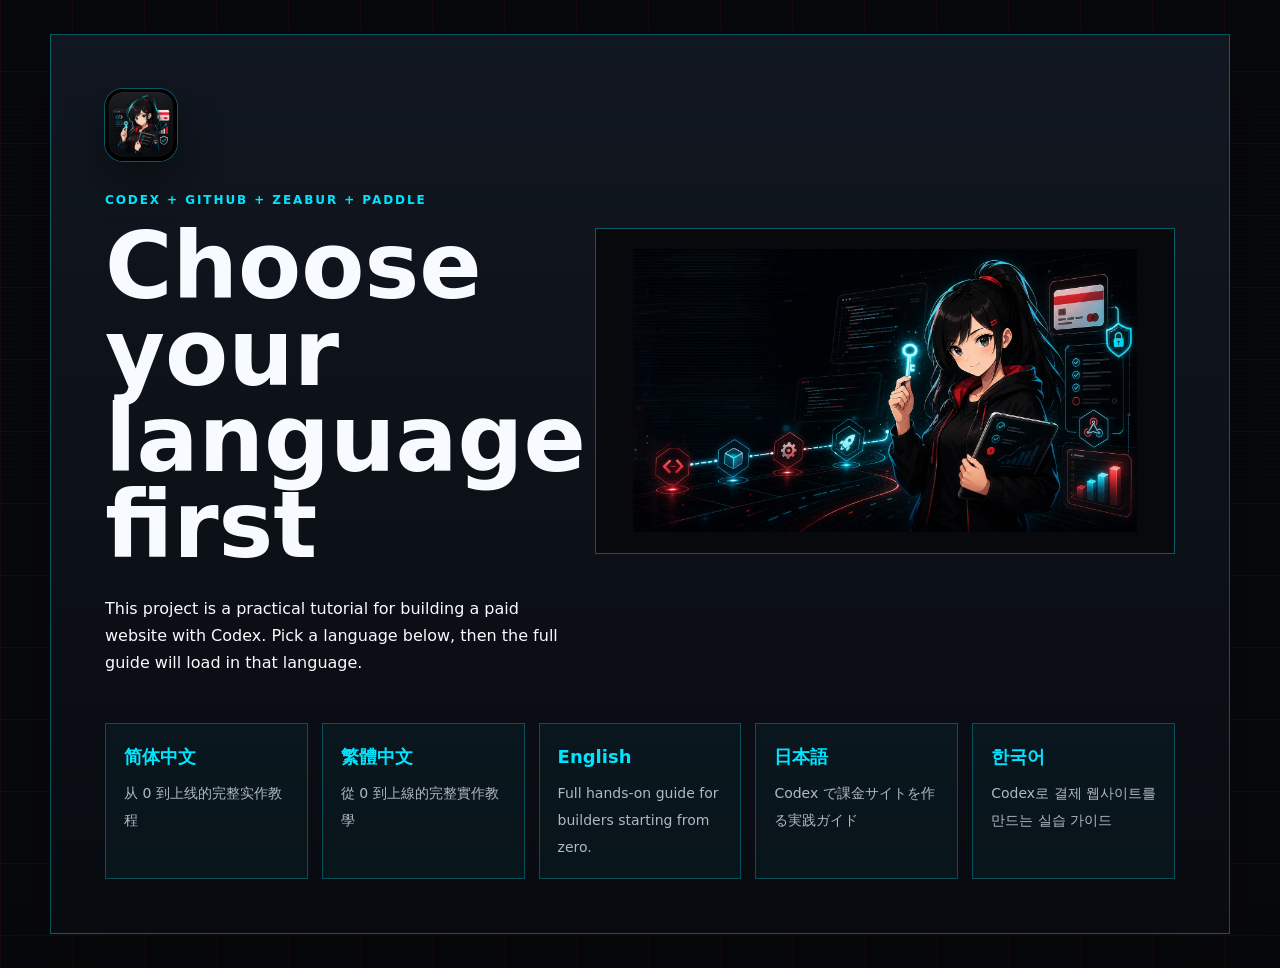
<file: index.html>
<!doctype html>
<html lang="en">
  <head>
    <meta charset="utf-8" />
    <meta name="viewport" content="width=device-width, initial-scale=1" />
    <meta
      name="description"
      content="A multilingual hands-on guide for building a paid website with Codex, GitHub, Zeabur, and Paddle."
    />
    <meta property="og:title" content="Codex Paid Site Guide" />
    <meta
      property="og:description"
      content="Choose your language, then follow the complete tutorial to build, deploy, and monetize a website with Codex."
    />
    <meta
      property="og:image"
      content="https://momowangouo.github.io/codex-paid-quiz-tutorial/assets/brand/tutorial-og-cover.png"
    />
    <meta name="twitter:card" content="summary_large_image" />
    <title>Codex Paid Site Guide</title>
    <link rel="icon" type="image/png" href="./assets/brand/tutorial-mascot-icon.png" />
    <link rel="stylesheet" href="./site.css" />
  </head>
  <body>
    <main class="language-gate">
      <section class="language-panel">
        <div class="language-hero">
          <div>
            <img src="./assets/brand/tutorial-mascot-icon.png" alt="" />
            <p class="eyebrow">Codex + GitHub + Zeabur + Paddle</p>
            <h1>Choose your language first</h1>
            <p>
              This project is a practical tutorial for building a paid website with Codex.
              Pick a language below, then the full guide will load in that language.
            </p>
          </div>
          <img class="language-art" src="./assets/brand/tutorial-hero.webp" alt="Tutorial hero artwork" />
        </div>

        <div class="language-grid" aria-label="Language selection">
          <a href="./tutorial.html">
            <strong>&#31616;&#20307;&#20013;&#25991;</strong>
            <span>&#20174; 0 &#21040;&#19978;&#32447;&#30340;&#23436;&#25972;&#23454;&#20316;&#25945;&#31243;</span>
          </a>
          <a href="./tutorial.zh-TW.html">
            <strong>&#32321;&#39636;&#20013;&#25991;</strong>
            <span>&#24478; 0 &#21040;&#19978;&#32218;&#30340;&#23436;&#25972;&#23526;&#20316;&#25945;&#23416;</span>
          </a>
          <a href="./tutorial.en.html">
            <strong>English</strong>
            <span>Full hands-on guide for builders starting from zero.</span>
          </a>
          <a href="./tutorial.ja.html">
            <strong>&#26085;&#26412;&#35486;</strong>
            <span>Codex &#12391;&#35506;&#37329;&#12469;&#12452;&#12488;&#12434;&#20316;&#12427;&#23455;&#36341;&#12460;&#12452;&#12489;</span>
          </a>
          <a href="./tutorial.ko.html">
            <strong>&#54620;&#44397;&#50612;</strong>
            <span>Codex&#47196; &#44208;&#51228; &#50937;&#49324;&#51060;&#53944;&#47484; &#47564;&#46300;&#45716; &#49892;&#49845; &#44032;&#51060;&#46300;</span>
          </a>
        </div>
      </section>
    </main>
  </body>
</html>
</file>
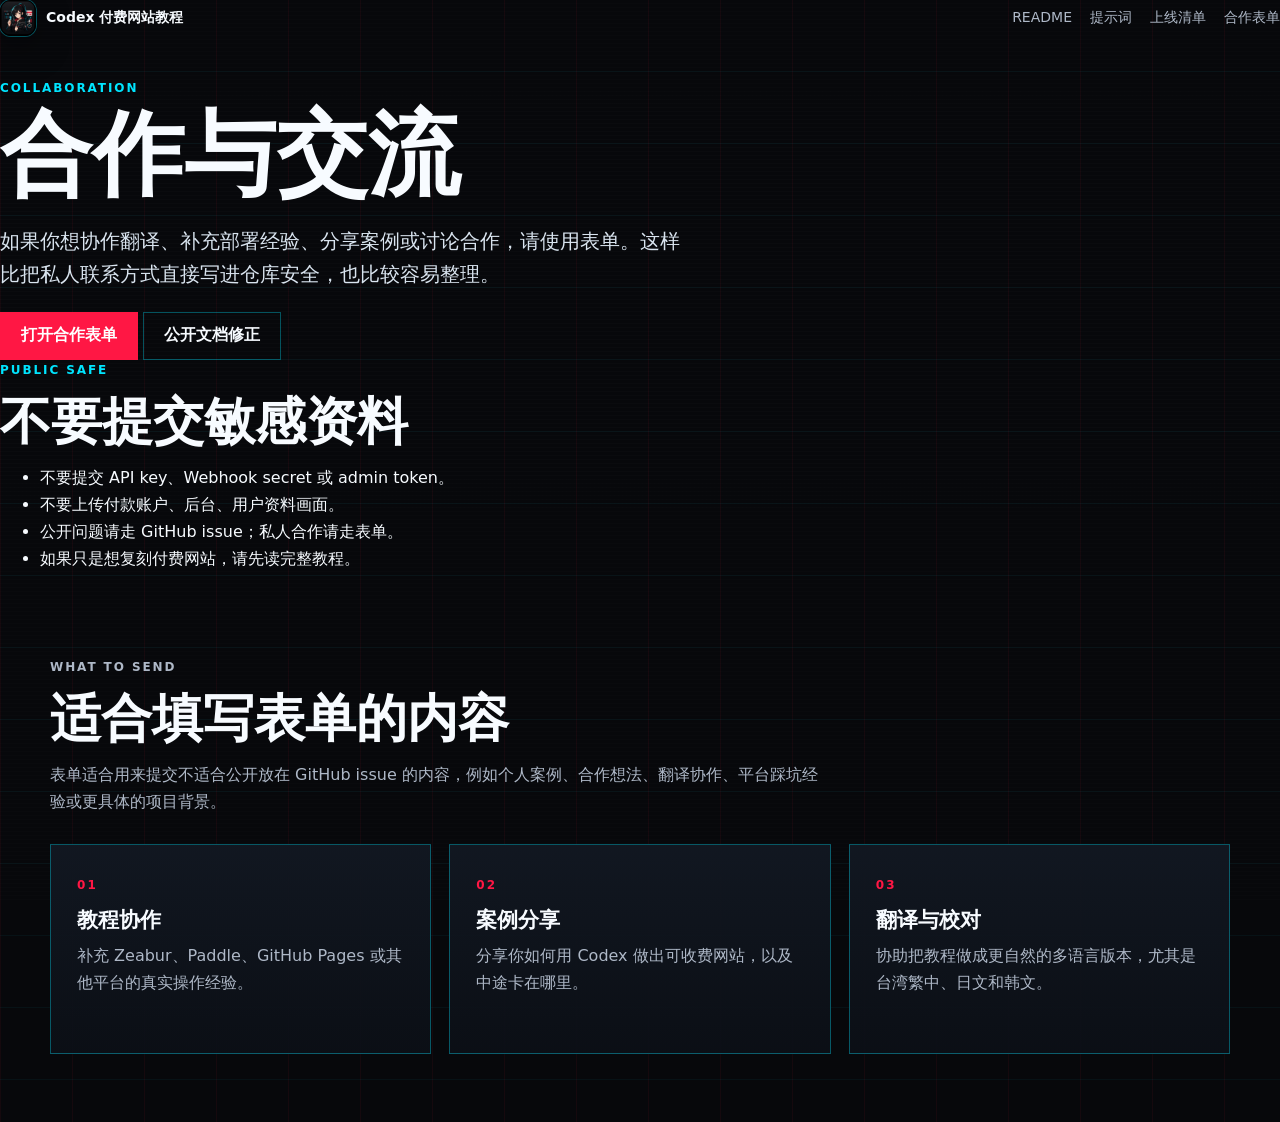
<file: collaboration.html>
<!doctype html>
<html lang="zh-CN">
  <head>
    <meta charset="utf-8" />
    <meta name="viewport" content="width=device-width, initial-scale=1" />
    <meta name="description" content="Codex 付费网站教程的合作与交流入口。" />
    <meta property="og:title" content="合作与交流｜Codex 付费网站教程" />
    <meta property="og:description" content="用于翻译协作、平台经验、案例分享与教程反馈的私密表单入口。" />
    <meta property="og:image" content="https://momowangouo.github.io/codex-paid-quiz-tutorial/assets/brand/tutorial-og-cover.png" />
    <meta name="twitter:card" content="summary_large_image" />
    <title>合作与交流｜Codex 付费网站教程</title>
    <link rel="icon" type="image/png" href="./assets/brand/tutorial-mascot-icon.png" />
    <link rel="stylesheet" href="site.css" />
  </head>
  <body>
    <header class="hero compact-hero">
      <nav class="nav">
        <a class="brand" href="./">
          <img src="./assets/brand/tutorial-mascot-icon.png" alt="" />
          <span>Codex 付费网站教程</span>
        </a>
        <a href="./README.md">README</a>
        <a href="./docs/zh-CN/06-prompt-templates.md">提示词</a>
        <a href="./docs/zh-CN/07-launch-checklist.md">上线清单</a>
        <a href="./collaboration.html">合作表单</a>
      </nav>
      <div class="hero-grid">
        <section class="hero-copy">
          <p class="eyebrow">Collaboration</p>
          <h1>合作与交流</h1>
          <p class="lead">如果你想协作翻译、补充部署经验、分享案例或讨论合作，请使用表单。这样比把私人联系方式直接写进仓库安全，也比较容易整理。</p>
          <div class="actions">
            <a class="button primary" href="https://docs.google.com/forms/d/e/1FAIpQLSet3g2cL32ZElYICNwvxaq27R0pxqyoHw2AK5bQHjDzNQwlUg/viewform">打开合作表单</a>
            <a class="button ghost" href="https://github.com/momowangOUO/codex-paid-quiz-tutorial/issues/new?template=collaboration.yml">公开文档修正</a>
          </div>
        </section>
        <aside class="hero-card form-card">
          <div class="form-card-inner">
            <p class="eyebrow">Public Safe</p>
            <h2>不要提交敏感资料</h2>
            <ul class="check-list">
              <li>不要提交 API key、Webhook secret 或 admin token。</li>
              <li>不要上传付款账户、后台、用户资料画面。</li>
              <li>公开问题请走 GitHub issue；私人合作请走表单。</li>
              <li>如果只是想复刻付费网站，请先读完整教程。</li>
            </ul>
          </div>
        </aside>
      </div>
    </header>
    <main>
      <section class="section">
        <div class="section-head">
          <p class="eyebrow">What To Send</p>
          <h2>适合填写表单的内容</h2>
          <p>表单适合用来提交不适合公开放在 GitHub issue 的内容，例如个人案例、合作想法、翻译协作、平台踩坑经验或更具体的项目背景。</p>
        </div>
        <div class="cards three">
          <article class="card"><span>01</span><h3>教程协作</h3><p>补充 Zeabur、Paddle、GitHub Pages 或其他平台的真实操作经验。</p></article>
          <article class="card"><span>02</span><h3>案例分享</h3><p>分享你如何用 Codex 做出可收费网站，以及中途卡在哪里。</p></article>
          <article class="card"><span>03</span><h3>翻译与校对</h3><p>协助把教程做成更自然的多语言版本，尤其是台湾繁中、日文和韩文。</p></article>
        </div>
      </section>
    </main>
  </body>
</html>
</file>
<file: site.css>
:root {
  color-scheme: dark;
  --bg: #07080b;
  --ink: #f7fbff;
  --muted: #aeb8c7;
  --soft: #d9e4ef;
  --panel: rgba(12, 16, 23, 0.92);
  --panel-strong: rgba(18, 24, 34, 0.96);
  --line: rgba(0, 229, 255, 0.34);
  --line-hot: rgba(255, 23, 68, 0.48);
  --cyan: #00e5ff;
  --red: #ff1744;
  --green: #26f0a9;
  --shadow: 0 26px 90px rgba(0, 0, 0, 0.36);
}

* {
  box-sizing: border-box;
}

html {
  scroll-behavior: smooth;
}

body {
  margin: 0;
  background:
    linear-gradient(90deg, rgba(255, 23, 68, 0.055) 0 1px, transparent 1px 100%),
    linear-gradient(0deg, rgba(0, 229, 255, 0.045) 0 1px, transparent 1px 100%),
    #07080b;
  background-size: 72px 72px, 72px 72px, auto;
  color: var(--ink);
  font-family:
    Inter, ui-sans-serif, system-ui, -apple-system, BlinkMacSystemFont, "Segoe UI",
    "Microsoft YaHei", "Noto Sans CJK SC", sans-serif;
  line-height: 1.68;
}

body::before {
  content: "";
  position: fixed;
  inset: 0;
  pointer-events: none;
  background:
    linear-gradient(180deg, rgba(0, 0, 0, 0.3), transparent 26%, rgba(0, 0, 0, 0.46)),
    repeating-linear-gradient(0deg, rgba(255, 255, 255, 0.035) 0 1px, transparent 1px 4px);
  mix-blend-mode: screen;
  opacity: 0.26;
  z-index: -1;
}

a {
  color: inherit;
  text-decoration: none;
}

img {
  max-width: 100%;
}

.site-hero,
.tutorial-hero,
.section {
  width: min(1180px, calc(100% - 40px));
  margin: 0 auto;
}

.site-hero {
  padding: 26px 0 72px;
}

.nav {
  display: flex;
  align-items: center;
  justify-content: flex-end;
  gap: 18px;
  margin-bottom: 42px;
  color: var(--muted);
  font-size: 14px;
}

.brand {
  display: inline-flex;
  align-items: center;
  gap: 10px;
  margin-right: auto;
  color: var(--ink);
  font-weight: 900;
}

.brand img {
  width: 36px;
  height: 36px;
  border-radius: 11px;
  box-shadow: 0 0 0 1px var(--line), 0 12px 34px rgba(0, 0, 0, 0.4);
}

.nav a:not(.brand):hover {
  color: var(--cyan);
}

.hero-stage {
  display: grid;
  grid-template-columns: minmax(0, 0.88fr) minmax(460px, 1.12fr);
  gap: 42px;
  align-items: center;
}

.hero-copy {
  position: relative;
  z-index: 1;
}

.eyebrow {
  margin: 0 0 14px;
  color: var(--cyan);
  font-size: 12px;
  font-weight: 900;
  letter-spacing: 0.16em;
  text-transform: uppercase;
}

h1,
h2,
h3,
p {
  margin-top: 0;
}

h1 {
  margin-bottom: 26px;
  font-size: clamp(48px, 7.2vw, 92px);
  line-height: 0.94;
  letter-spacing: 0;
}

h2 {
  margin-bottom: 16px;
  font-size: clamp(30px, 4vw, 52px);
  line-height: 1.08;
  letter-spacing: 0;
}

h3 {
  margin-bottom: 10px;
  font-size: 21px;
  line-height: 1.24;
}

.lead {
  max-width: 680px;
  color: var(--soft);
  font-size: 20px;
}

.hero-actions {
  display: flex;
  flex-wrap: wrap;
  gap: 14px;
  margin-top: 32px;
}

.hero-actions.small {
  margin-top: 22px;
}

.button {
  display: inline-flex;
  min-height: 48px;
  align-items: center;
  justify-content: center;
  border: 1px solid var(--line);
  padding: 0 20px;
  color: var(--ink);
  font-weight: 850;
  transition: border-color 0.18s ease, color 0.18s ease, background 0.18s ease;
}

.button.primary {
  border-color: var(--red);
  background: var(--red);
  color: white;
}

.button.ghost:hover {
  border-color: var(--cyan);
  color: var(--cyan);
}

.button.text-button {
  border-color: transparent;
  color: var(--muted);
}

.button.text-button:hover {
  color: var(--cyan);
}

.hero-proof {
  display: flex;
  flex-wrap: wrap;
  gap: 10px;
  margin-top: 24px;
}

.hero-proof span {
  border: 1px solid rgba(0, 229, 255, 0.28);
  background: rgba(0, 229, 255, 0.06);
  padding: 8px 11px;
  color: var(--muted);
  font-size: 13px;
}

.hero-art {
  overflow: hidden;
  border: 1px solid var(--line);
  background: #0c1018;
  box-shadow: var(--shadow);
}

.hero-art img {
  display: block;
  width: 100%;
  aspect-ratio: 16 / 9;
  object-fit: cover;
}

.section {
  padding: 68px 0;
}

.section-head {
  max-width: 780px;
  margin-bottom: 28px;
}

.section-head p,
.card p,
.chapter-card p,
.flow-copy p,
.case-study p,
.contact p {
  color: var(--muted);
}

.split-head {
  display: flex;
  align-items: end;
  justify-content: space-between;
  gap: 24px;
  max-width: none;
}

.text-link {
  color: var(--cyan);
  font-weight: 850;
}

.cards,
.chapter-grid {
  display: grid;
  gap: 18px;
}

.cards.three {
  grid-template-columns: repeat(3, minmax(0, 1fr));
}

.card,
.chapter-card,
.flow-panel,
.case-study,
.contact {
  border: 1px solid var(--line);
  background: linear-gradient(180deg, var(--panel-strong), var(--panel));
}

.card {
  min-height: 210px;
  padding: 26px;
}

.card span,
.chapter-card span {
  display: inline-block;
  margin-bottom: 12px;
  color: var(--red);
  font-size: 12px;
  font-weight: 900;
  letter-spacing: 0.18em;
}

.chapter-grid {
  grid-template-columns: repeat(2, minmax(0, 1fr));
}

.chapter-card {
  overflow: hidden;
  min-height: 420px;
  transition: transform 0.18s ease, border-color 0.18s ease, background 0.18s ease;
}

.chapter-card:hover {
  transform: translateY(-3px);
  border-color: var(--cyan);
  background: linear-gradient(180deg, rgba(22, 31, 43, 0.98), rgba(10, 14, 20, 0.98));
}

.chapter-card img {
  display: block;
  width: 100%;
  aspect-ratio: 16 / 9;
  object-fit: cover;
  border-bottom: 1px solid rgba(0, 229, 255, 0.18);
}

.chapter-card span,
.chapter-card h3,
.chapter-card p {
  margin-left: 22px;
  margin-right: 22px;
}

.chapter-card span {
  margin-top: 22px;
}

.flow-panel {
  display: grid;
  grid-template-columns: 0.75fr 1.25fr;
  gap: 28px;
  align-items: center;
  padding: 28px;
}

.flow-panel img {
  display: block;
  width: 100%;
}

.case-study {
  display: grid;
  grid-template-columns: minmax(0, 1fr) 420px;
  gap: 28px;
  align-items: center;
  padding: 24px;
}

.case-study img {
  display: block;
  width: 100%;
  border: 1px solid rgba(0, 229, 255, 0.28);
  aspect-ratio: 16 / 9;
  object-fit: cover;
}

.contact {
  margin-bottom: 72px;
  padding: 34px;
}

.tutorial-hero {
  padding: 26px 0 46px;
}

.topbar {
  display: flex;
  align-items: center;
  justify-content: flex-end;
  gap: 18px;
  margin-bottom: 36px;
  color: var(--muted);
  font-size: 14px;
}

.topbar .brand {
  margin-right: auto;
}

.topbar a:not(.brand):hover {
  color: var(--cyan);
}

.tutorial-hero-grid {
  display: grid;
  grid-template-columns: minmax(420px, 0.9fr) minmax(420px, 1.1fr);
  gap: 34px;
  align-items: center;
}

.tutorial-hero-grid img {
  display: block;
  width: 100%;
  border: 1px solid var(--line);
  aspect-ratio: 16 / 9;
  object-fit: cover;
  box-shadow: var(--shadow);
}

.tutorial-layout {
  display: grid;
  grid-template-columns: 280px minmax(0, 1fr);
  gap: 28px;
  width: min(1180px, calc(100% - 40px));
  margin: 0 auto 80px;
}

.tutorial-sidebar {
  position: relative;
}

.sidebar-inner {
  position: sticky;
  top: 18px;
  border: 1px solid var(--line);
  background: rgba(9, 12, 18, 0.94);
  padding: 18px;
}

.sidebar-inner a {
  display: grid;
  grid-template-columns: 34px 1fr;
  gap: 10px;
  border-top: 1px solid rgba(0, 229, 255, 0.16);
  padding: 12px 0;
  color: var(--muted);
  font-size: 14px;
}

.sidebar-inner a:hover {
  color: var(--cyan);
}

.sidebar-inner span {
  color: var(--red);
  font-weight: 900;
}

.tutorial-content {
  display: grid;
  gap: 26px;
}

.tutorial-chapter {
  scroll-margin-top: 20px;
  border: 1px solid var(--line);
  background: linear-gradient(180deg, rgba(13, 17, 24, 0.96), rgba(8, 10, 15, 0.96));
  padding: clamp(22px, 4vw, 42px);
}

.chapter-kicker {
  margin-bottom: 8px;
  color: var(--red);
  font-size: 12px;
  font-weight: 900;
  letter-spacing: 0.18em;
  text-transform: uppercase;
}

.tutorial-chapter h1 {
  font-size: clamp(36px, 5vw, 64px);
}

.tutorial-chapter h2 {
  margin-top: 42px;
  font-size: clamp(26px, 3.4vw, 40px);
}

.tutorial-chapter h3 {
  margin-top: 30px;
  color: var(--soft);
}

.tutorial-chapter p,
.tutorial-chapter li,
.tutorial-chapter td,
.tutorial-chapter th,
.tutorial-chapter blockquote {
  color: var(--soft);
  font-size: 16px;
}

.tutorial-chapter a {
  color: var(--cyan);
}

.chapter-figure {
  margin: 0 0 30px;
}

.chapter-figure img {
  display: block;
  width: 100%;
  border: 1px solid var(--line);
  aspect-ratio: 16 / 9;
  object-fit: cover;
}

pre {
  overflow-x: auto;
  border: 1px solid rgba(0, 229, 255, 0.24);
  background: #05070a;
  padding: 18px;
}

code {
  color: var(--cyan);
  font-family: "SFMono-Regular", Consolas, "Liberation Mono", monospace;
}

p code,
li code,
td code {
  border: 1px solid rgba(0, 229, 255, 0.2);
  background: rgba(0, 229, 255, 0.08);
  padding: 0.08em 0.34em;
}

blockquote {
  margin: 20px 0;
  border-left: 3px solid var(--red);
  background: rgba(255, 23, 68, 0.06);
  padding: 16px 18px;
}

.table-wrap {
  overflow-x: auto;
  margin: 20px 0;
}

table {
  width: 100%;
  border-collapse: collapse;
}

th,
td {
  border: 1px solid rgba(0, 229, 255, 0.22);
  padding: 12px 14px;
  vertical-align: top;
}

th {
  color: var(--cyan) !important;
  text-align: left;
}

.language-gate {
  min-height: 100vh;
  display: grid;
  place-items: center;
  padding: 34px 20px;
}

.language-panel {
  width: min(1180px, 100%);
  border: 1px solid var(--line);
  background: linear-gradient(180deg, rgba(18, 24, 34, 0.96), rgba(8, 11, 16, 0.96));
  box-shadow: var(--shadow);
  padding: clamp(24px, 5vw, 54px);
}

.language-hero {
  display: grid;
  grid-template-columns: minmax(0, 0.88fr) minmax(360px, 1.12fr);
  gap: 34px;
  align-items: center;
}

.language-hero > div > img {
  width: 72px;
  height: 72px;
  margin-bottom: 20px;
  border-radius: 18px;
  box-shadow: 0 0 0 1px var(--line), 0 18px 46px rgba(0, 0, 0, 0.42);
}

.language-art {
  display: block;
  width: 100%;
  border: 1px solid var(--line);
  aspect-ratio: 16 / 9;
  object-fit: cover;
}

.language-grid {
  display: grid;
  grid-template-columns: repeat(5, minmax(0, 1fr));
  gap: 14px;
  margin-top: 30px;
}

.language-grid a {
  min-height: 148px;
  border: 1px solid rgba(0, 229, 255, 0.28);
  background: rgba(0, 229, 255, 0.045);
  padding: 18px;
  transition: transform 0.18s ease, border-color 0.18s ease, background 0.18s ease;
}

.language-grid a:hover {
  transform: translateY(-3px);
  border-color: var(--red);
  background: rgba(255, 23, 68, 0.08);
}

.language-grid strong {
  display: block;
  margin-bottom: 8px;
  color: var(--cyan);
  font-size: 18px;
}

.language-grid span {
  color: var(--muted);
  font-size: 14px;
}

.repo-banner,
.star-callout {
  border: 1px solid rgba(0, 229, 255, 0.32);
  background: rgba(0, 229, 255, 0.05);
}

.repo-banner {
  display: flex;
  align-items: center;
  justify-content: space-between;
  gap: 24px;
  margin-top: 28px;
  padding: 24px;
}

.repo-banner h2 {
  font-size: clamp(26px, 3vw, 38px);
}

.repo-banner p,
.star-callout span {
  color: var(--muted);
}

.star-callout {
  display: grid;
  gap: 6px;
  margin-top: 20px;
  padding: 16px 18px;
}

.star-callout strong {
  color: var(--cyan);
}

.star-callout-featured {
  position: relative;
  grid-template-columns: auto minmax(0, 1fr);
  gap: 18px;
  align-items: center;
  margin-top: 26px;
  padding: 20px;
  border-color: rgba(255, 23, 68, 0.58);
  background:
    linear-gradient(135deg, rgba(255, 23, 68, 0.18), rgba(0, 229, 255, 0.09)),
    rgba(6, 8, 12, 0.92);
  box-shadow:
    0 0 0 1px rgba(0, 229, 255, 0.18) inset,
    0 18px 52px rgba(255, 23, 68, 0.12);
  overflow: hidden;
}

.star-callout-featured::before {
  content: "";
  position: absolute;
  inset: 0;
  background: linear-gradient(90deg, rgba(255, 255, 255, 0.08), transparent 24%, transparent 76%, rgba(0, 229, 255, 0.1));
  pointer-events: none;
}

.star-icon {
  display: grid;
  place-items: center;
  width: 58px;
  height: 58px;
  border: 1px solid rgba(255, 255, 255, 0.24);
  background: rgba(255, 23, 68, 0.22);
  color: #fff7c6;
  font-size: 30px;
  box-shadow: 0 0 26px rgba(255, 23, 68, 0.24);
  z-index: 1;
}

.star-copy {
  display: grid;
  gap: 5px;
  z-index: 1;
}

.star-callout-featured .star-copy strong {
  color: var(--ink);
  font-size: 18px;
  line-height: 1.35;
}

.star-button {
  display: inline-flex;
  align-items: center;
  justify-content: center;
  grid-column: 1 / -1;
  min-height: 46px;
  border: 1px solid rgba(255, 255, 255, 0.26);
  background: var(--red);
  color: #fff;
  padding: 0 18px;
  font-weight: 950;
  white-space: nowrap;
  z-index: 1;
}

.star-button:hover {
  background: var(--cyan);
  color: #020405;
}

.nav-links {
  display: flex;
  align-items: center;
  gap: 18px;
  flex-wrap: wrap;
  justify-content: flex-end;
}

.tutorial-shell {
  display: grid;
  grid-template-columns: 280px minmax(0, 1fr);
  gap: 28px;
  width: min(1180px, calc(100% - 40px));
  margin: 0 auto 80px;
}

.tutorial-content {
  min-width: 0;
}

.tutorial-chapter {
  overflow: hidden;
}

.tutorial-chapter table {
  display: block;
  max-width: 100%;
  overflow-x: auto;
}

.tutorial-chapter pre {
  max-width: 100%;
}

.tutorial-chapter img,
.tutorial-hero-grid img,
.language-art {
  min-width: 0;
}

@media (max-width: 900px) {
  .site-hero,
  .tutorial-hero,
  .section,
  .tutorial-layout,
  .tutorial-shell {
    width: min(100% - 28px, 720px);
  }

  .nav {
    justify-content: flex-start;
    overflow-x: auto;
    margin-bottom: 32px;
    white-space: nowrap;
  }

  .hero-stage,
  .language-hero,
  .tutorial-hero-grid,
  .cards.three,
  .chapter-grid,
  .language-grid,
  .flow-panel,
  .case-study,
  .tutorial-layout,
  .tutorial-shell {
    grid-template-columns: 1fr;
  }

  .repo-banner {
    align-items: flex-start;
    flex-direction: column;
  }

  .star-callout-featured {
    grid-template-columns: 1fr;
  }

  .star-icon {
    width: 48px;
    height: 48px;
  }

  .hero-art,
  .language-art,
  .tutorial-hero-grid img {
    order: -1;
  }

  .site-hero {
    padding-bottom: 44px;
  }

  .section {
    padding: 44px 0;
  }

  .split-head {
    align-items: start;
    flex-direction: column;
  }

  .chapter-card {
    min-height: auto;
  }

  .tutorial-sidebar {
    display: none;
  }
}
</file>
